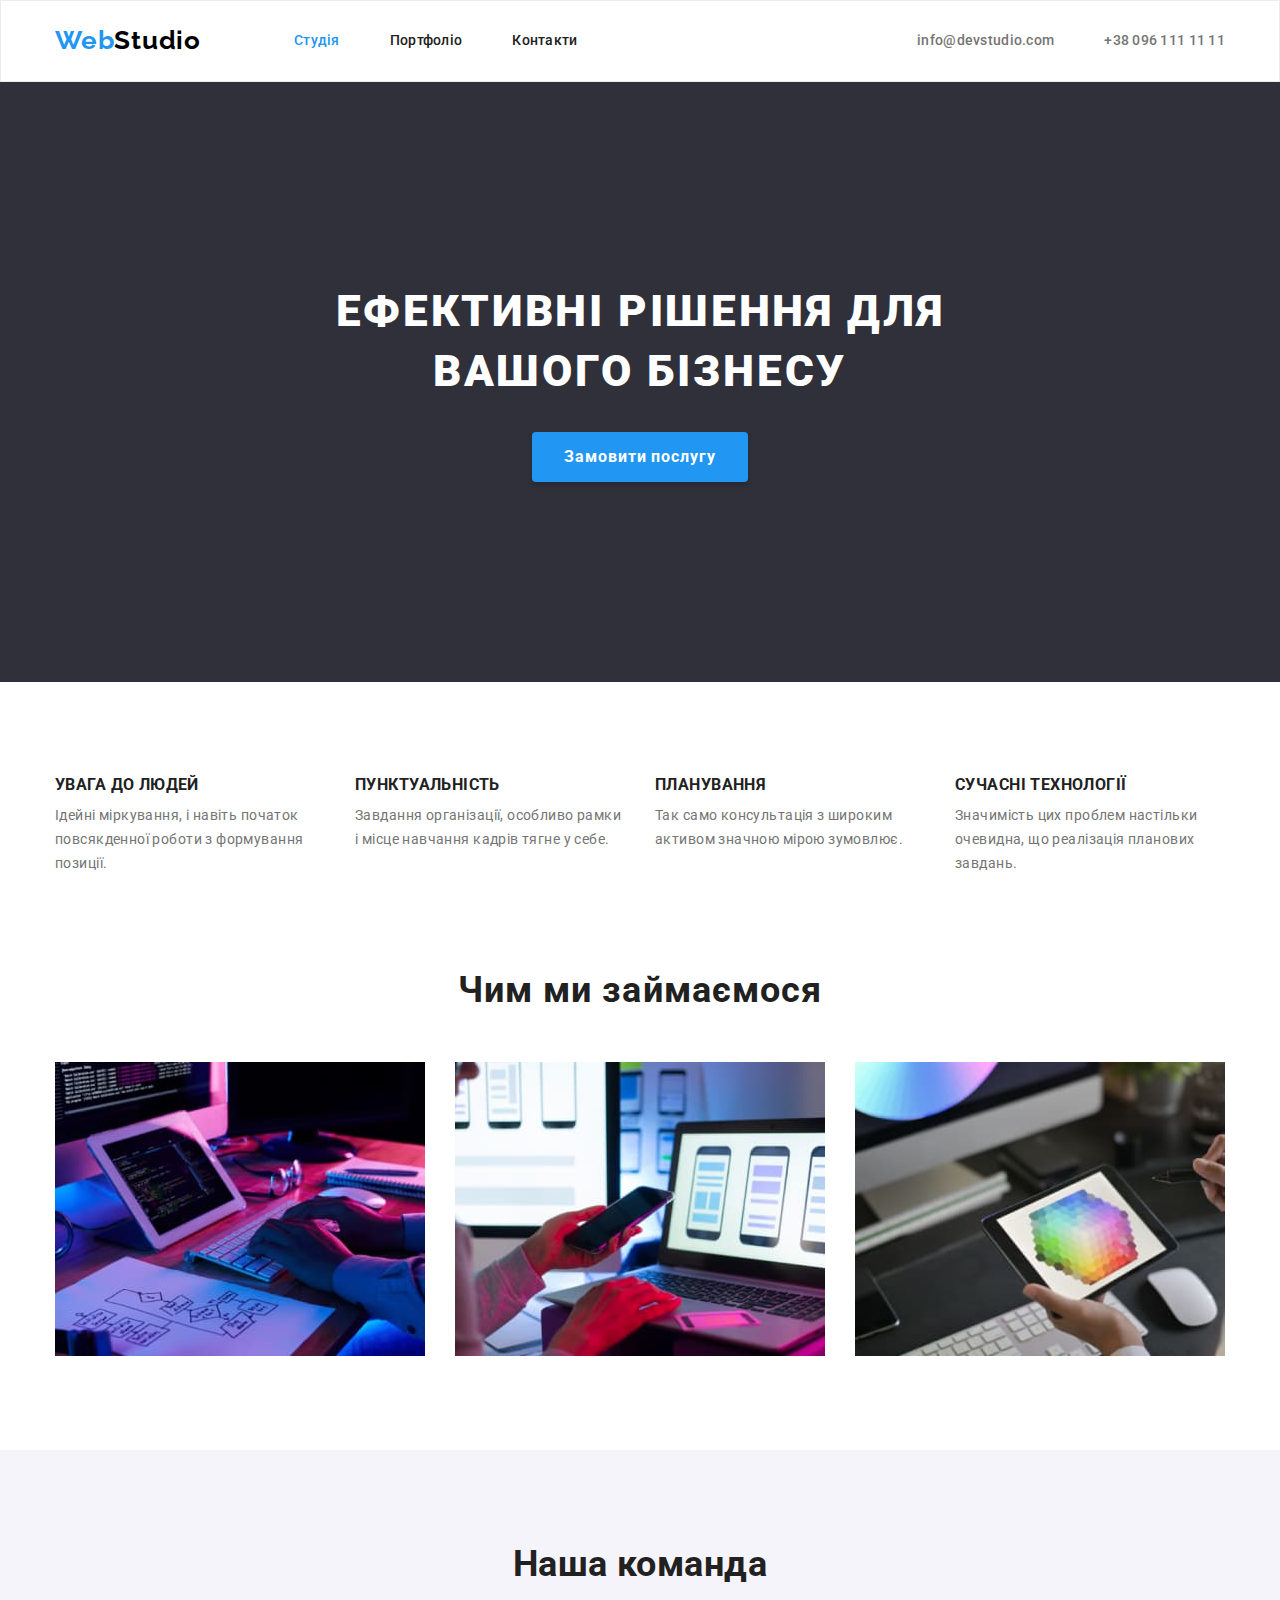
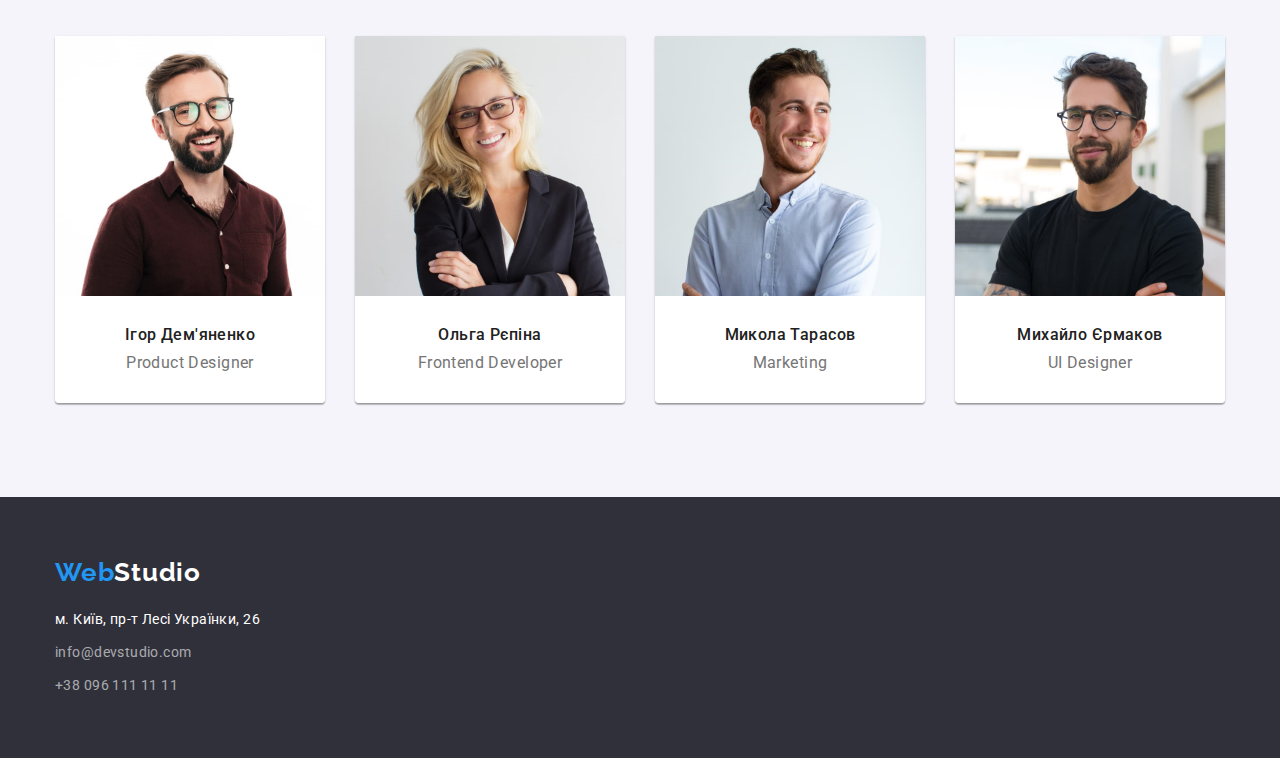
<file: index.html>
<!DOCTYPE html>
<html lang="uk">

<head>
    <meta charset="UTF-8" />
    <meta http-equiv="X-UA-Compatible" content="IE=edge" />
    <meta name="viewport" content="width=device-width, initial-scale=1.0" />
    <title>WebStudio</title>
    <link rel="preconnect" href="https://fonts.googleapis.com" />
    <link rel="preconnect" href="https://fonts.gstatic.com" crossorigin />
    <link
        href="https://fonts.googleapis.com/css2?family=Raleway:wght@700&family=Roboto:wght@400;500;700;900&display=swap"
        rel="stylesheet" />
    <link rel="stylesheet" href="https://cdnjs.cloudflare.com/ajax/libs/modern-normalize/1.1.0/modern-normalize.css" />
    <link rel="stylesheet" href="./styles/styles.css" />
</head>

<body>
    <!-- <page header> -->
    <header class="page-header">
        <!-- <logo and link> -->
        <div class="container main-nav">
            <nav class="nav-link main-nav">
                <a class="header-logo link" href="./index.html">Web<span class="header-logo-studio">Studio</span></a>
                <ul class="link-list list">
                    <li class="link-item">
                        <a class="active-link link-page link" href="./index.html">Студія</a>
                    </li>
                    <li class="link-item">
                        <a class="link-page link" href="./portfolio.html">Портфоліо</a>
                    </li>
                    <li class="link-item">
                        <a class="link-page link" href="#">Контакти</a>
                    </li>
                </ul>
            </nav>
    
            <!-- <contacts> -->
                <div class="header-contacts">
                    <ul class="contacts list">
                        <li class="link-item">
                            <a href="mailto:info@devstudio.com" class="mail link">info@devstudio.com</a>
                        </li>
                        <li class="link-item">
                            <a href="tel:+380961111111" class="tel link">+38 096 111 11 11</a>
                        </li>
                    </ul>
                </div>
                 
        </div>
    </header>

    <!-- <main content> -->
    <main>
        
            <!-- <order> -->
            <section class="order section">
                <div class="container">
                    <h1 class="order-text">Ефективні рішення для<br>
                        вашого бізнесу</h1>
                    <button class="order-button" type="button">Замовити послугу</button>
                </div>
            </section>

            <!-- <description> -->
            <section class="skills section">
                <div class="container">
                    <h2 class="visually-hidden">Навички та вміння</h2>
                    <ul class="skills-list list">
                        <li class="item">
                            <h3 class="skills-name">Увага до людей</h3>
                            <p class="skills-text">
                                Ідейні міркування, і навіть початок повсякденної роботи з
                                формування позиції.
                            </p>
                        </li>
                        <li class="item">
                            <h3 class="skills-name">Пунктуальність</h3>
                            <p class="skills-text">
                                Завдання організації, особливо рамки і місце навчання кадрів
                                тягне у себе.
                            </p>
                        </li>
                        <li class="item">
                            <h3 class="skills-name">Планування</h3>
                            <p class="skills-text">
                                Так само консультація з широким активом значною мірою зумовлює.
                            </p>
                        </li>
                        <li class="item">
                            <h3 class="skills-name">Сучасні технології</h3>
                            <p class="skills-text">
                                Значимість цих проблем настільки очевидна, що реалізація
                                планових завдань.
                            </p>
                        </li>
                    </ul>
                </div>
            </section>

            <!-- <what do we do> -->
            <section class="work">
                <div class="container">
                    <h2 class="work-title">Чим ми займаємося</h2>
                    <ul class="work-type list">
                        <li class="work-img">
                            <img src="./images/img1.jpg" alt="типи робіт" width="370" height="294" />
                        </li>
                        <li class="work-img">
                            <img src="./images/img2.jpg" alt="типи робіт" width="370" height="294" />
                        </li>
                        <li class="work-img">
                            <img src="./images/img3.jpg" alt="типи робіт" width="370" height="294" />
                        </li>
                    </ul>
                </div>
            </section>

            <!-- <team members> -->
            <section class="teams section">
                <div class="container">
                    <h2 class="teams-name">Наша команда</h2>
                    <ul class="teams-list list">
                        <li class="teams-members">
                            <img src="./images/productdesigner.jpg" alt="Product Designer" width="270" height="260" />
                            <div class="teams-content">
                                <h3 class="name-members">Ігор Дем'яненко</h3>
                                <p class="position-members">Product Designer</p>   
                            </div>
                        </li>
                        <li class="teams-members">
                            <img src="./images/frontenddeveloper.jpg" alt="Frontend Developer" width="270" height="260" />
                            <div class="teams-content">
                                <h3 class="name-members">Ольга Рєпіна</h3>
                                <p class="position-members">Frontend Developer</p> 
                            </div>
                        </li>
                        <li class="teams-members">
                            <img src="./images/marketing.jpg" alt="Marketing" width="270" height="260" />
                            <div class="teams-content">
                                <h3 class="name-members">Микола Тарасов</h3>
                                <p class="position-members">Marketing</p> 
                            </div>
                        </li>
                        <li class="teams-members">
                            <img src="./images/designer.jpg" alt="UI Designer" width="270" height="260" />           
                            <div class="teams-content">
                                <h3 class="name-members">Михайло Єрмаков</h3>
                                <p class="position-members">UI Designer</p> 
                            </div>
                        </li>
                    </ul>
                </div>
            </section>
        
    </main>

    <!-- <page footer> -->
    <footer class="footer">
        <div class="container">
            <a class="footer-logo link" href="index.html">Web<span class="footer-logo-studio">Studio</span></a>
            <address>
                <ul class="adress list">
                    <li class="item">
                        <a href="#" class="adress-name link">м. Київ, пр-т Лесі Українки, 26</a>
                    </li>
                    <li class="item">
                        <a href="info@devstudio.com" class="footer-mail link">info@devstudio.com</a>
                    </li>
                    <li class="item">
                        <a href="+380961111111" class="footer-tel link">+38 096 111 11 11</a>
                    </li>
                </ul>
            </address>
        </div>
    </footer>
</body>

</html>
</file>
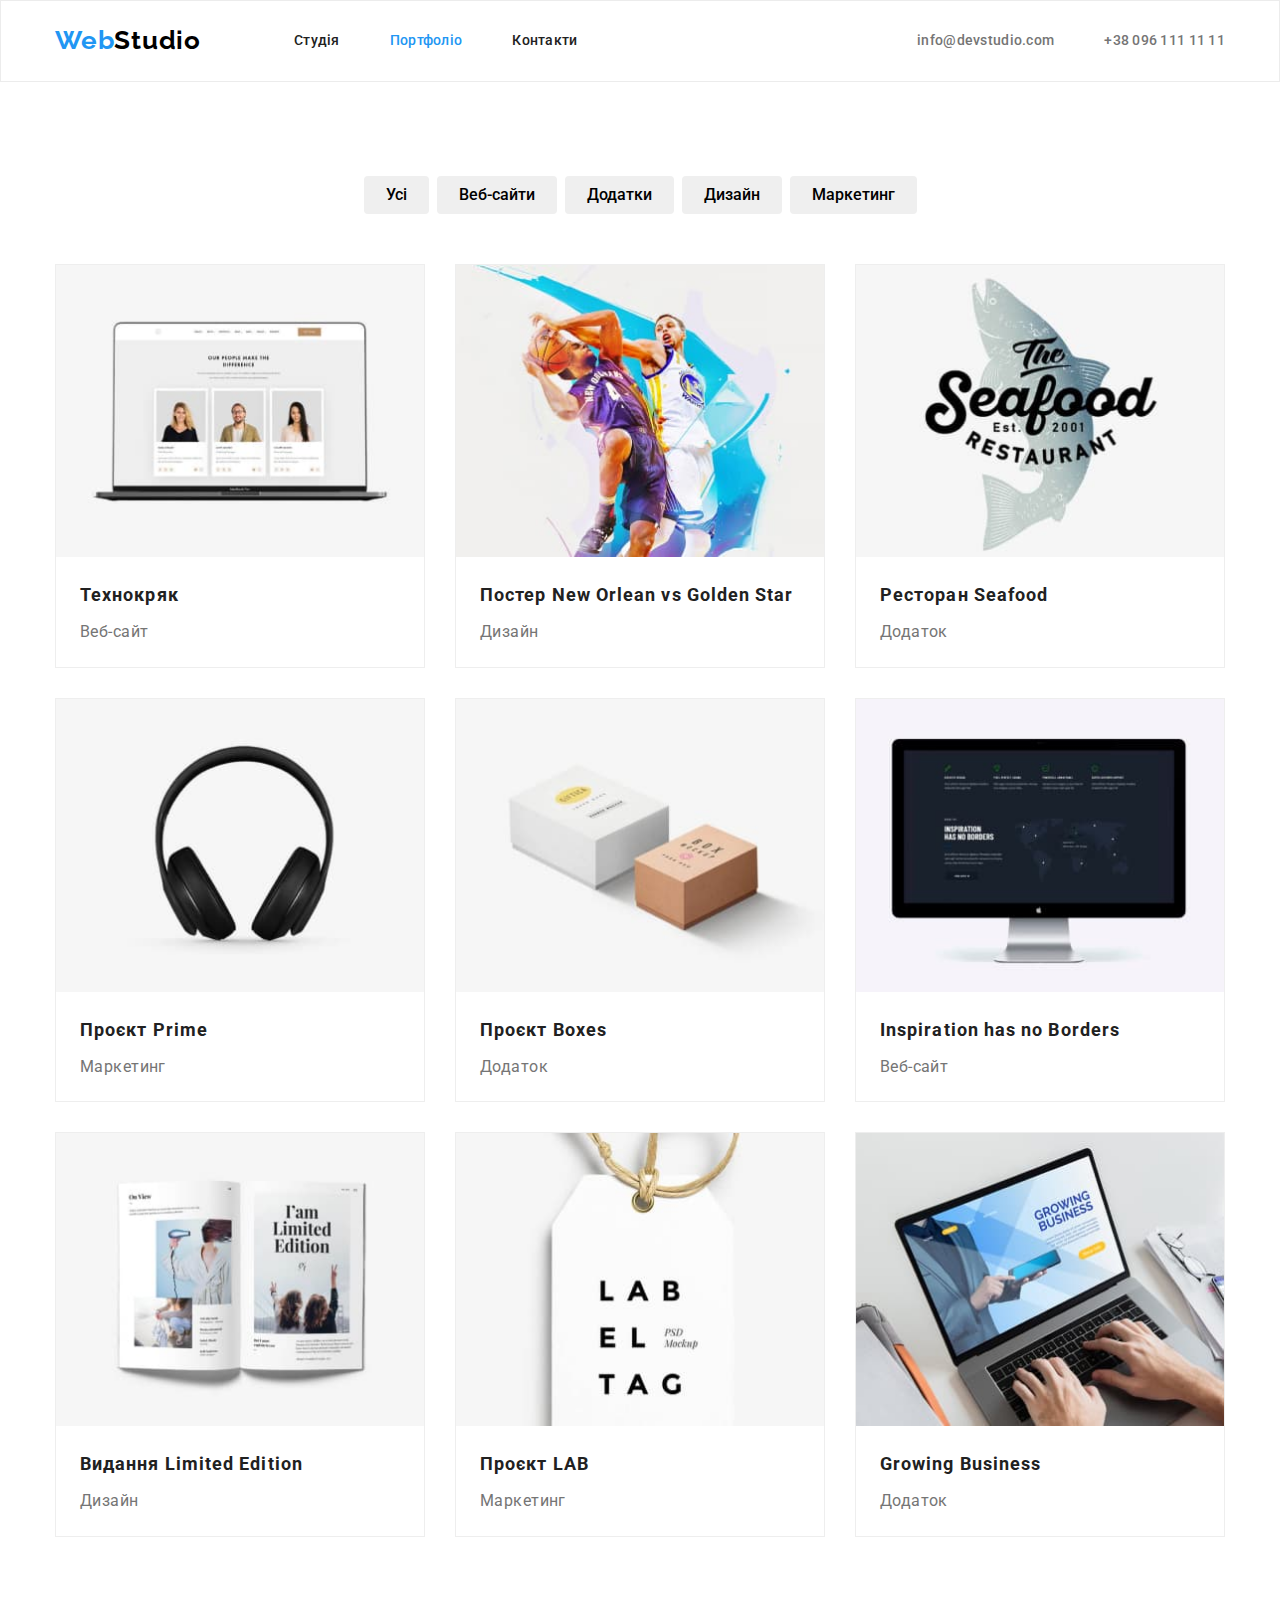
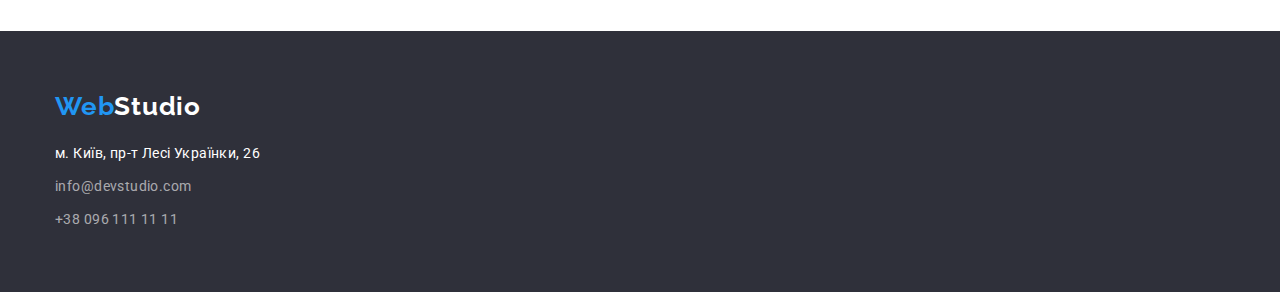
<file: portfolio.html>
<!DOCTYPE html>
<html lang="uk">

<head>
    <meta charset="UTF-8" />
    <meta http-equiv="X-UA-Compatible" content="IE=edge" />
    <meta name="viewport" content="width=device-width, initial-scale=1.0" />
    <title>Portfolio</title>
    <link rel="preconnect" href="https://fonts.googleapis.com" />
    <link rel="preconnect" href="https://fonts.gstatic.com" crossorigin />
    <link
        href="https://fonts.googleapis.com/css2?family=Raleway:wght@700&family=Roboto:wght@400;500;700;900&display=swap"
        rel="stylesheet" />
    <link rel="stylesheet" href="https://cdnjs.cloudflare.com/ajax/libs/modern-normalize/1.1.0/modern-normalize.css" />
    <link rel="stylesheet" href="./styles/styles.css" />
</head>

<body>
    <!-- <page header> -->
    <header class="page-header">
        <!-- <logo and link> -->
        <div class="container main-nav">
            <nav class="nav-link main-nav">
                <a class="header-logo link" href="./index.html">Web<span class="header-logo-studio">Studio</span></a>
                <ul class="link-list list">
                    <li class="link-item">
                        <a class="link-page link" href="./index.html">Студія</a>
                    </li>
                    <li class="link-item">
                        <a class="active-link link-page link" href="./portfolio.html">Портфоліо</a>
                    </li>
                    <li class="link-item">
                        <a class="link-page link" href="#">Контакти</a>
                    </li>
                </ul>
            </nav>

            <!-- <contacts> -->
            <div class="header-contacts">
                <ul class="contacts list">
                    <li class="link-item">
                        <a href="mailto:info@devstudio.com" class="mail link">info@devstudio.com</a>
                    </li>
                    <li class="link-item">
                        <a href="tel:+380961111111" class="tel link">+38 096 111 11 11</a>
                    </li>
                </ul>
            </div>
        </div>
    </header>

    <!-- <main content> -->
    <main>
        <section class="portfolio section">
            <div class="container">
                <h1 class="visually-hidden">Портфоліо</h1>
                <ul class="applications list">
                    <li class="btn">
                        <button class="applications-button" type="button">Усі</button>
                    </li>
                    <li class="btn">
                        <button class="applications-button" type="button">Веб-сайти</button>
                    </li>
                    <li class="btn">
                        <button class="applications-button" type="button">Додатки</button>
                    </li>
                    <li class="btn">
                        <button class="applications-button" type="button">Дизайн</button>
                    </li>
                    <li class="btn">
                        <button class="applications-button" type="button">Маркетинг</button>
                    </li>
                </ul>

                <ul class="about list">
                    <li class="item">
                        <a class="link" href="#">
                            <img src="./images/img4.jpg" alt="Технокряк" width="370" height="294" />
                            <div class="item-content">
                                <h2 class="about-description">Технокряк</h2>
                                <p class="subdivision">Веб-сайт</p>
                            </div>
                        </a>
                    </li>
                    <li class="item">
                        <a class="link" href="#">
                            <img src="./images/img5.jpg" alt="Постер New Orlean vs Golden Star" width="370" height="294" />
                            <div class="item-content">
                                <h2 class="about-description">
                                    Постер New Orlean vs Golden Star
                                </h2>
                                <p class="subdivision">Дизайн</p>
                            </div>
                        </a>
                    </li>
                    <li class="item">
                        <a class="link" href="#">
                            <img src="./images/img6.jpg" alt="Ресторан Seafood" width="370" height="294" />
                            <div class="item-content">
                                <h2 class="about-description">Ресторан Seafood</h2>
                                <p class="subdivision">Додаток</p>
                            </div>
                        </a>
                    </li>
                    <li class="item">
                        <a class="link" href="#">
                            <img src="./images/img7.jpg" alt="Проєкт Prime" width="370" height="294" />
                            <div class="item-content">
                                <h2 class="about-description">Проєкт Prime</h2>
                                <p class="subdivision">Маркетинг</p>
                            </div>
                        </a>
                    </li>
                    <li class="item">
                        <a class="link" href="#">
                            <img src="./images/img8.jpg" alt="Проєкт Boxes" width="370" height="294" />
                            <div class="item-content">
                                <h2 class="about-description">Проєкт Boxes</h2>
                                <p class="subdivision">Додаток</p>
                            </div>
                        </a>
                    </li>
                    <li class="item">
                        <a class="link" href="#">
                            <img src="./images/img9.jpg" alt="Inspiration has no Borders" width="370" height="294" />
                            <div class="item-content">
                                <h2 class="about-description">Inspiration has no Borders</h2>
                                <p class="subdivision">Веб-сайт</p>
                            </div>
                        </a>
                    </li>
                    <li class="item">
                        <a class="link" href="#">
                            <img src="./images/img10.jpg" alt="Видання Limited Edition" width="370" height="294" />
                            <div class="item-content">
                                <h2 class="about-description">Видання Limited Edition</h2>
                                <p class="subdivision">Дизайн</p>
                            </div>
                        </a>
                    </li>
                    <li class="item">
                        <a class="link" href="#">
                            <img src="./images/img11.jpg" alt="Проєкт LAB" width="370" height="294" />
                            <div class="item-content">
                                <h2 class="about-description">Проєкт LAB</h2>
                                <p class="subdivision">Маркетинг</p>
                            </div>
                        </a>
                    </li>
                    <li class="item">
                        <a class="link" href="#">
                            <img src="./images/img12.jpg" alt="Growing Business" width="370" height="294" />
                            <div class="item-content">
                                <h2 class="about-description">Growing Business</h2>
                                <p class="subdivision">Додаток</p>
                            </div>
                        </a>
                    </li>
                </ul>
            </div>
        </section>
    </main>

    <!-- <page footer> -->
    <footer class="footer">
        <div class="container">
            <a class="footer-logo link" href="index.html">Web<span class="footer-logo-studio">Studio</span></a>
            <address>
                <ul class="adress list">
                    <li class="item">
                        <a href="#" class="adress-name link">м. Київ, пр-т Лесі Українки, 26</a>
                    </li>
                    <li class="item">
                        <a href="info@devstudio.com" class="footer-mail link">info@devstudio.com</a>
                    </li>
                    <li class="item">
                        <a href="+380961111111" class="footer-tel link">+38 096 111 11 11</a>
                    </li>
                </ul>
            </address>
        </div>
    </footer>
</body>

</html>
</file>
<file: styles/styles.css>
html {
  box-sizing: border-box;
}

*,
*::before,
*::after {
  box-sizing: border-box;
}

:root {
  --primary-text-color: #212121;
  --title-text-color: #ffffff;
  --secondarytext-color: #757575;
  --accent-text-color: #2196f3;
  --adress-text-color: rgba(255, 255, 255, 0.6);
  --logo-text-color: #000000;
  --primary-bg-color: #ffffff;
  --accent-bg-color: #2f303a;
  --button-bg-color: #2196f3;
  --btn-order-bg-color: #188CE8;
  --teams-bg-color: #f5f4fa;
  --box-shadow-teams: 0px 1px 3px rgba(0, 0, 0, 0.12), 0px 1px 1px rgba(0, 0, 0, 0.14), 0px 2px 1px rgba(0, 0, 0, 0.2);
  --box-shadow-applications: 0px 3px 1px rgba(0, 0, 0, 0.1), 0px 1px 2px rgba(0, 0, 0, 0.08),
  0px 2px 2px rgba(0, 0, 0, 0.12);
}

body {
  font-family: "Roboto", sans-serif;
  font-size: 14px;
  letter-spacing: 0.03em;
  color: var(--primary-text-color);
  background-color: var(--primary-bg-color);
}

h1, h2, h3, p {
    margin: 0;
}

.section {
padding-top: 94px;
padding-bottom: 94px;
}

/* <page-header> */

.link {
  text-decoration: none;
}

.list {
  padding: 0;
  margin: 0;
  list-style: none;
}

.visually-hidden {
  position: absolute;
  white-space: nowrap;
  width: 1px;
  height: 1px;
  overflow: hidden;
  border: 0;
  padding: 0;
  clip: rect(0 0 0 0);
  clip-path: inset(50%);
  margin: -1px;
}

.container {
    width: 1200px;
    margin-left: auto;
    margin-right: auto;
    padding-left: 15px;
    padding-right: 15px;
}

img {
    display: block;
    max-width: 100%;
    height: auto;
}

/* <logo and link> */


/* main-nav */

.page-header {
    border: 1px solid #ECECEC;
}

.main-nav {
    display: flex;
    align-items: center;
}

.header-logo {
  display: block;
  padding-top: 24px;
  padding-bottom: 25px;
  

  font-family: "Raleway", sans-serif;
  font-weight: 700;
  font-size: 26px;
  line-height: 1.19;
  letter-spacing: 0.03em;

  color: var(--accent-text-color);
}
.header-logo-studio {
  color: var(--logo-text-color);
}

/* <header-link> */


.link-list {
    display: flex;
    margin-left: 93px;
  font-weight: 500;
  line-height: 1.14;
  letter-spacing: 0.02em;
}

.link-list .link {
    display: block;
    padding-top: 32px;
    padding-bottom: 32px;
}


.link-list .link-item:not(:last-child) {
    margin-right: 50px;
}


a.link-page.active-link {
  color: var(--accent-text-color);
}
.link-list .link-page {
  color: var(--primary-text-color);
}
.link-list .link-page:hover,
.link-list .link-page:focus {
  color: var(--accent-text-color);
}


/* <contacts> */

.header-contacts {
    margin-left: auto;
}

.contacts {
    display: flex;
    margin-left: auto;
  font-weight: 500;
  line-height: 1.14;
  letter-spacing: 0.02em;
}

.contacts .link {
    display: block;
    padding-top: 32px;
    padding-bottom: 32px;

}

.contacts .link-item:not(:last-child) {
    margin-right: 50px;
}

.contacts .mail {
  color: var(--secondarytext-color);
}
.contacts .mail:hover,
.contacts .mail:focus {
  color: var(--accent-text-color);
}

.contacts .tel {
  color: var(--secondarytext-color);
}
.contacts .tel:hover,
.contacts .tel:focus {
  color: var(--accent-text-color);
}

/* <order> */

.order {
  padding-top: 200px;
  padding-bottom: 200px;
    text-align: center;
  background-color: var(--accent-bg-color);
}
.order-text {
    margin-bottom: 30px;

  font-weight: 900;
  font-size: 44px;
  line-height: 1.36;
  letter-spacing: 0.06em;
  color: var(--title-text-color);
  text-transform: uppercase;
    
}

.order-button {
    /* padding: 10px 32px; */
    /* display: inline-block; */
    display: inline-flex;
  align-items: center;
  justify-content: center;

  width: 216px;
  height: 50px;

  font-family: inherit;
  font-weight: 700;
  font-size: 16px;
  line-height: 1.87;
  letter-spacing: 0.06em;
  

  
  box-shadow: 0px 4px 4px rgba(0, 0, 0, 0.15);
  border-radius: 4px;
  border: none;
  background-color: var(--button-bg-color);
  color: var(--title-text-color);  
}

.order-button:hover,
.order-button:focus {
    background-color: var(--btn-order-bg-color);
}

button {
  cursor: pointer;
}

/* <skills description> */

.skills-list {
    display: flex;
    flex-wrap: wrap;
}

.skills-list .item {
    width: 270px;
    margin-right: 30px;
}

.skills-list .item:last-child {
    margin-right: 0;
}

.skills-name {
  margin-bottom: 10px;
  font-weight: 700;
  line-height: 1.14;
  text-transform: uppercase;
}

.skills-text {
  line-height: 1.71;
  color: var(--secondarytext-color);
}

/* <what do we do> */

.work {
    padding-bottom: 94px
}

.work-title {
    margin-bottom: 50px;
    

  font-weight: 700;
  font-size: 36px;
  line-height: 1.16;
  text-align: center;
  letter-spacing: 0.03em;
}

.work-type {
display: flex;
flex-wrap: wrap;
gap: 30px;
/* margin-right: -30px;  */
    /* calc( -1 * var) */
}

.work-type .work-img {
    flex-basis: calc((100% - 60px) / 3 );
    /* margin-right: 30px; */
}

/* .work-type .work-img:last-child {
    margin-right: 0;
} */ 
/* це треба додавати? */


/* <team members> */

.teams {
  background-color: var(--teams-bg-color);
}

.teams-list {
    display: flex;
    flex-wrap: wrap;
    gap: 30px;
    /* margin-right: -30px;  */
    /* calc( -1 * var) */
    
}

.teams-name {
  margin-bottom: 50px;

  font-weight: 700;
  font-size: 36px;
  text-align: center;
  line-height: 1.16;
}

.teams-members {
    flex-basis: calc((100% - 90px) / 4);
    /* margin-right: 30px; */
    text-align: center;
  box-shadow: var(--box-shadow-teams);
border-radius: 0px 0px 4px 4px;

}

/* .teams-list .teams-members:last-child {
    margin-right: 0;
} */
/* це треба додавати? */

.teams-content {
  padding-top: 30px;
  padding-bottom: 30px;
  background-color: var(--primary-bg-color);
border-radius: 0px 0px 4px 4px;
}

.teams-members .name-members {
  font-weight: 500;
  font-size: 16px;
  line-height: 1.18;
  margin-bottom: 10px;
}

.teams-members .position-members {
  font-size: 16px;
  line-height: 1.18;
  color: var(--secondarytext-color);
}

/* <page footer> */

.footer {
  background-color: var(--accent-bg-color);
  padding: 60px 0;
}

.footer-logo {
    display: block;
  margin-bottom: 20px;
  font-family: "Raleway", sans-serif;
  font-weight: 700;
  font-size: 26px;
  line-height: 1.19;
  letter-spacing: 0.03em;
  color: var(--accent-text-color);
}
.footer-logo-studio {
  color: var(--title-text-color);
}

.adress {
    display: block;
  font-style: normal;
  line-height: 1.71;
}

.adress .item {
    margin-bottom: 9px;
}

.adress .item:last-child {
    margin-bottom: 0;
}

.adress-name {
  color: var(--title-text-color);
}
.adress-name:hover,
.adress-name:focus {
  color: var(--accent-text-color);
}
.footer-mail {
  color: var(--adress-text-color);
}
.footer-mail:hover,
.footer-mail:focus {
  color: var(--accent-text-color);
}
.footer-tel {
  color: var(--adress-text-color);
}
.footer-tel:hover,
.footer-tel:focus {
  color: var(--accent-text-color);
}

/* <portfolio> */


.applications {
    margin-bottom: 50px;
    display: flex;
    align-items: center;
    justify-content: center;
}

.applications .btn:not(:first-child) {
margin-left: 8px;
}

.applications-button {
    display: inline-block;
    padding: 6px 22px;

  font-family: inherit;
  font-weight: 500;
  font-size: 16px;
  line-height: 1.62;
  border-radius: 4px;
  border: none;
}

.applications-button:hover,
.applications-button:focus {
  background-color: var(--button-bg-color);
  color: var(--title-text-color);
  box-shadow: var(--box-shadow-applications);
}

/* about */

.about {
    display: flex;
    flex-wrap: wrap;
    gap: 30px 30px;
    /* margin-right: -30px; 
    margin-bottom: -30px; */
    /* calc( -1 * var) */ 
}

.about .item { 
    flex-basis: calc((100% - 60px) / 3);
    /* margin-right: 30px;
    margin-bottom: 30px; */
    border: 1px solid #EEEEEE;
}

.item-content {
    padding: 20px 24px;
}

.about-description {
    margin-bottom: 4px;
  font-weight: 700;
  font-size: 18px;
  line-height: 2;
  letter-spacing: 0.06em;
  color: var(--primary-text-color);
}

.subdivision {
  font-size: 16px;
  line-height: 1.87;
  color: var(--secondarytext-color);
}
</file>
